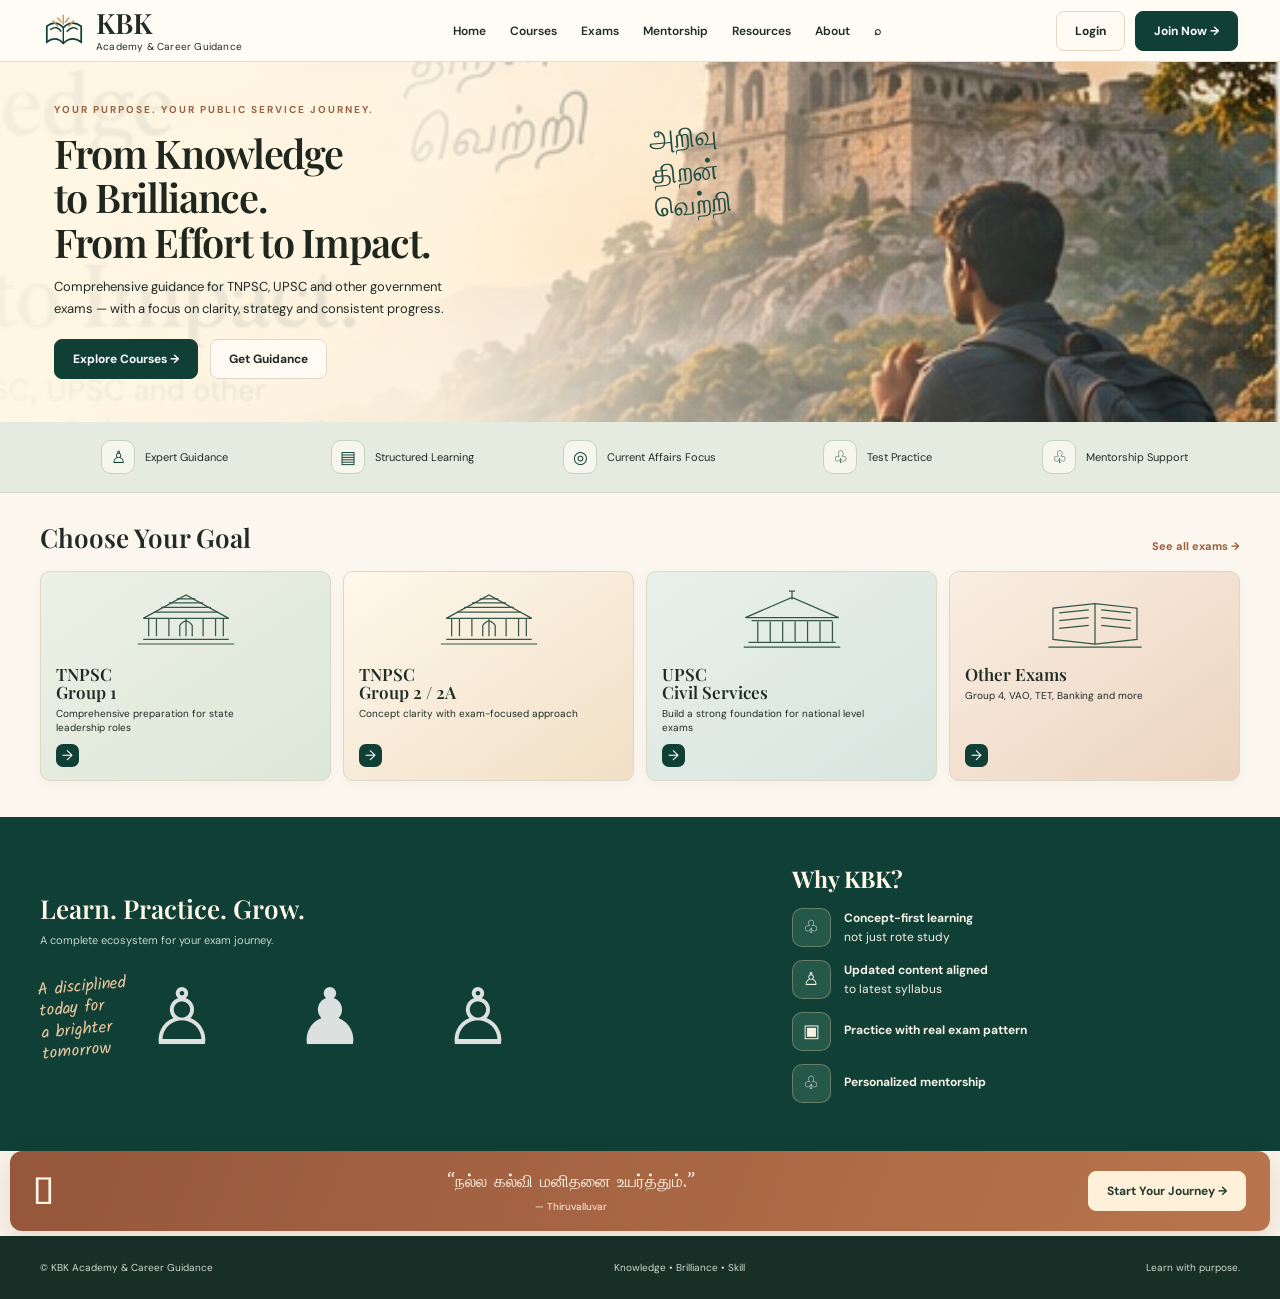
<file: index.html>
<!doctype html>
<html lang="en"><head><meta charset="utf-8"><meta name="viewport" content="width=device-width,initial-scale=1"><title>KBK Academy & Career Guidance</title><link rel="stylesheet" href="styles.css"></head>
<body>
<header class="topbar"><a class="brand" href="index.html"><span class="brandmark"><svg viewBox="0 0 64 54" fill="none" aria-hidden="true"><path d="M7 20Q20 10 31 22Q43 10 57 20V43Q43 33 31 45Q20 33 7 43Z" stroke="currentColor" stroke-width="2.5"/><path d="M31 22V45M12 25Q22 18 28 28M36 28Q45 18 52 25" stroke="currentColor" stroke-width="2"/><path d="M31 4V17M23 8l5 6M39 8l-5 6M16 12l7 8M46 12l-7 8" stroke="#c39b5b" stroke-width="2" stroke-linecap="round"/></svg></span><span class="brandname">KBK<small>Academy & Career Guidance</small></span></a><nav class="nav"><a href="#home">Home</a><a href="#goals">Courses</a><a href="#goals">Exams</a><a href="#why">Mentorship</a><a href="#why">Resources</a><a href="#about">About</a><a href="#goals">⌕</a></nav><div class="actions"><a class="btn" href="student-dashboard.html">Login</a><a class="btn primary" href="student-dashboard.html">Join Now →</a></div></header>
<main id="home"><section class="hero"><div class="hero-copy"><div class="eyebrow">Your purpose. Your public service journey.</div><h1>From Knowledge<br>to Brilliance.<br>From Effort to Impact.</h1><p>Comprehensive guidance for TNPSC, UPSC and other government exams — with a focus on clarity, strategy and consistent progress.</p><div class="hero-buttons"><a class="btn primary" href="#goals">Explore Courses →</a><a class="btn" href="#why">Get Guidance</a></div></div><div class="hero-script">அறிவு<br>திறன்<br>வெற்றி</div></section>
<div class="feature-strip"><div class="feature"><span class="feature-icon">♙</span>Expert Guidance</div><div class="feature"><span class="feature-icon">▤</span>Structured Learning</div><div class="feature"><span class="feature-icon">◎</span>Current Affairs Focus</div><div class="feature"><span class="feature-icon">♧</span>Test Practice</div><div class="feature"><span class="feature-icon">♧</span>Mentorship Support</div></div>
<section class="section" id="goals"><div class="section-heading"><h2>Choose Your Goal</h2><a class="text-link" href="student-dashboard.html">See all exams →</a></div><div class="exam-grid">
<a class="exam-card" href="student-dashboard.html"><div class="exam-art"><svg viewBox="0 0 160 90" fill="none" stroke="currentColor" stroke-width="1.6"><path d="M18 72H142M25 66H135M32 62V39H128V62M25 39L80 9L135 39ZM42 39V62M58 39V62M80 39V62M102 39V62M118 39V62M20 72H140"/><path d="M39 31H121M48 25H112M58 19H102M68 14H92"/><path d="M72 62V48Q80 37 88 48V62"/></svg></div><h3>TNPSC<br>Group 1</h3><p>Comprehensive preparation for state leadership roles</p><span class="round-arrow">→</span></a>
<a class="exam-card" href="student-dashboard.html"><div class="exam-art"><svg viewBox="0 0 160 90" fill="none" stroke="currentColor" stroke-width="1.6"><path d="M18 72H142M25 66H135M32 62V39H128V62M25 39L80 9L135 39ZM42 39V62M58 39V62M80 39V62M102 39V62M118 39V62M20 72H140"/><path d="M39 31H121M48 25H112M58 19H102M68 14H92"/><path d="M72 62V48Q80 37 88 48V62"/></svg></div><h3>TNPSC<br>Group 2 / 2A</h3><p>Concept clarity with exam-focused approach</p><span class="round-arrow">→</span></a>
<a class="exam-card" href="student-dashboard.html"><div class="exam-art"><svg viewBox="0 0 160 90" fill="none" stroke="currentColor" stroke-width="1.6"><path d="M20 38L80 12L140 38ZM28 42H132M24 70H136M18 76H142"/><path d="M36 43V69M52 43V69M68 43V69M84 43V69M100 43V69M116 43V69M132 43V69"/><path d="M80 15V4M76 4H84"/></svg></div><h3>UPSC<br>Civil Services</h3><p>Build a strong foundation for national level exams</p><span class="round-arrow">→</span></a>
<a class="exam-card" href="student-dashboard.html"><div class="exam-art"><svg viewBox="0 0 160 90" fill="none" stroke="currentColor" stroke-width="1.6"><path d="M26 26L80 20L134 26V66L80 72L26 66Z"/><path d="M80 20V72M34 32L72 28M34 42L72 38M34 52L72 48M88 28L126 32M88 38L126 42M88 48L126 52"/><path d="M20 76H140"/></svg></div><h3>Other Exams</h3><p>Group 4, VAO, TET, Banking and more</p><span class="round-arrow">→</span></a></div></section>
<section class="section learn-grid" id="why"><div><div class="section-heading"><div><h2>Learn. Practice. Grow.</h2><p style="margin-top:8px">A complete ecosystem for your exam journey.</p></div></div><div class="study-illustration"><div class="scribble">A disciplined<br>today for<br>a brighter<br>tomorrow</div><div class="student-art">♙　♟　♙</div></div></div><div><h2 class="serif" style="font-size:23px;margin:0 0 14px">Why KBK?</h2><div class="why-list"><div class="why-item"><span class="why-icon">♧</span><div><b>Concept-first learning</b>not just rote study</div></div><div class="why-item"><span class="why-icon">♙</span><div><b>Updated content aligned</b>to latest syllabus</div></div><div class="why-item"><span class="why-icon">▣</span><div><b>Practice with real exam pattern</b></div></div><div class="why-item"><span class="why-icon">♧</span><div><b>Personalized mentorship</b></div></div></div></div></section>
<div class="quote-band" id="about"><span style="font-size:38px">𓂀</span><blockquote>“நல்ல கல்வி மனிதனை உயர்த்தும்.”<small>— Thiruvalluvar</small></blockquote><a class="btn cream" href="student-dashboard.html">Start Your Journey →</a></div></main><footer class="footer"><span>© KBK Academy & Career Guidance</span><span>Knowledge • Brilliance • Skill</span><span>Learn with purpose.</span></footer></body></html>
</file>
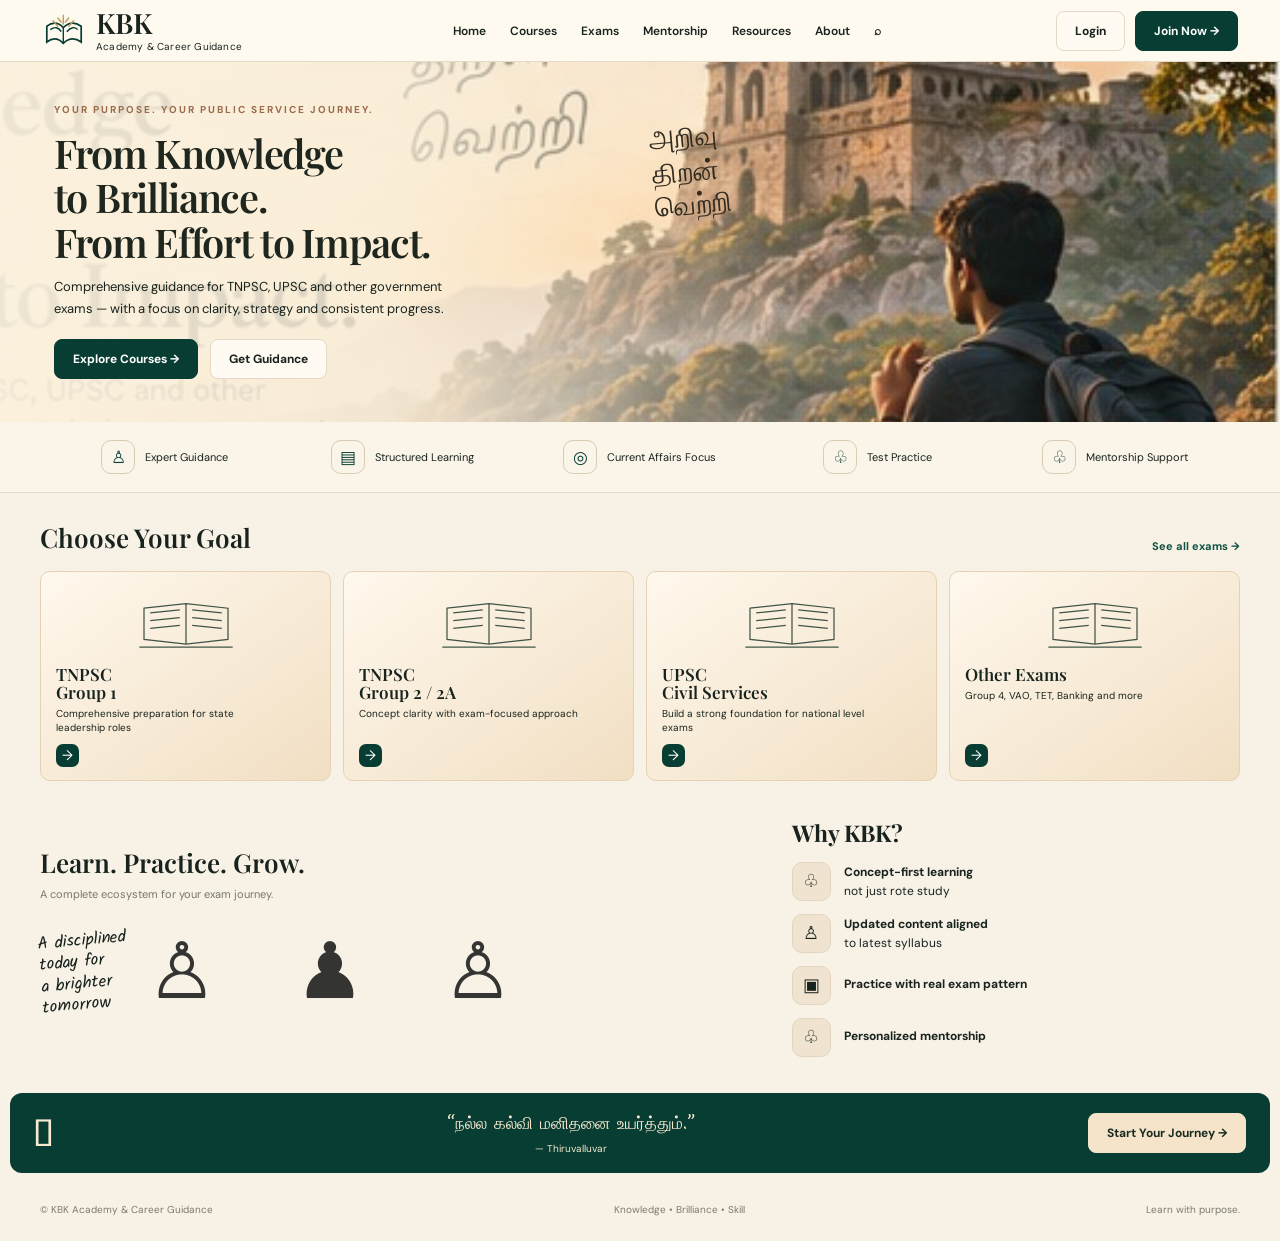
<file: KBK_Approved_Design_Implementation/index.html>
<!doctype html>
<html lang="en"><head><meta charset="utf-8"><meta name="viewport" content="width=device-width,initial-scale=1"><title>KBK Academy & Career Guidance</title><link rel="stylesheet" href="styles.css"></head>
<body>
<header class="topbar"><a class="brand" href="index.html"><span class="brandmark"><svg viewBox="0 0 64 54" fill="none" aria-hidden="true"><path d="M7 20Q20 10 31 22Q43 10 57 20V43Q43 33 31 45Q20 33 7 43Z" stroke="currentColor" stroke-width="2.5"/><path d="M31 22V45M12 25Q22 18 28 28M36 28Q45 18 52 25" stroke="currentColor" stroke-width="2"/><path d="M31 4V17M23 8l5 6M39 8l-5 6M16 12l7 8M46 12l-7 8" stroke="#c39b5b" stroke-width="2" stroke-linecap="round"/></svg></span><span class="brandname">KBK<small>Academy & Career Guidance</small></span></a><nav class="nav"><a href="#home">Home</a><a href="#goals">Courses</a><a href="#goals">Exams</a><a href="#why">Mentorship</a><a href="#why">Resources</a><a href="#about">About</a><a href="#goals">⌕</a></nav><div class="actions"><a class="btn" href="student-dashboard.html">Login</a><a class="btn primary" href="student-dashboard.html">Join Now →</a></div></header>
<main id="home"><section class="hero"><div class="hero-copy"><div class="eyebrow">Your purpose. Your public service journey.</div><h1>From Knowledge<br>to Brilliance.<br>From Effort to Impact.</h1><p>Comprehensive guidance for TNPSC, UPSC and other government exams — with a focus on clarity, strategy and consistent progress.</p><div class="hero-buttons"><a class="btn primary" href="#goals">Explore Courses →</a><a class="btn" href="#why">Get Guidance</a></div></div><div class="hero-script">அறிவு<br>திறன்<br>வெற்றி</div></section>
<div class="feature-strip"><div class="feature"><span class="feature-icon">♙</span>Expert Guidance</div><div class="feature"><span class="feature-icon">▤</span>Structured Learning</div><div class="feature"><span class="feature-icon">◎</span>Current Affairs Focus</div><div class="feature"><span class="feature-icon">♧</span>Test Practice</div><div class="feature"><span class="feature-icon">♧</span>Mentorship Support</div></div>
<section class="section" id="goals"><div class="section-heading"><h2>Choose Your Goal</h2><a class="text-link" href="student-dashboard.html">See all exams →</a></div><div class="exam-grid">
<a class="exam-card" href="student-dashboard.html"><div class="exam-art"><svg viewBox="0 0 160 90" fill="none" stroke="currentColor" stroke-width="1.6"><path d="M18 72H142M25 66H135M32 62V39H128V62M25 39L80 9L135 39ZM42 39V62M58 39V62M80 39V62M102 39V62M118 39V62M20 72H140"/><path d="M39 31H121M48 25H112M58 19H102M68 14H92"/><path d="M72 62V48Q80 37 88 48V62"/></svg></div><h3>TNPSC<br>Group 1</h3><p>Comprehensive preparation for state leadership roles</p><span class="round-arrow">→</span></a>
<a class="exam-card" href="student-dashboard.html"><div class="exam-art"><svg viewBox="0 0 160 90" fill="none" stroke="currentColor" stroke-width="1.6"><path d="M18 72H142M25 66H135M32 62V39H128V62M25 39L80 9L135 39ZM42 39V62M58 39V62M80 39V62M102 39V62M118 39V62M20 72H140"/><path d="M39 31H121M48 25H112M58 19H102M68 14H92"/><path d="M72 62V48Q80 37 88 48V62"/></svg></div><h3>TNPSC<br>Group 2 / 2A</h3><p>Concept clarity with exam-focused approach</p><span class="round-arrow">→</span></a>
<a class="exam-card" href="student-dashboard.html"><div class="exam-art"><svg viewBox="0 0 160 90" fill="none" stroke="currentColor" stroke-width="1.6"><path d="M20 38L80 12L140 38ZM28 42H132M24 70H136M18 76H142"/><path d="M36 43V69M52 43V69M68 43V69M84 43V69M100 43V69M116 43V69M132 43V69"/><path d="M80 15V4M76 4H84"/></svg></div><h3>UPSC<br>Civil Services</h3><p>Build a strong foundation for national level exams</p><span class="round-arrow">→</span></a>
<a class="exam-card" href="student-dashboard.html"><div class="exam-art"><svg viewBox="0 0 160 90" fill="none" stroke="currentColor" stroke-width="1.6"><path d="M26 26L80 20L134 26V66L80 72L26 66Z"/><path d="M80 20V72M34 32L72 28M34 42L72 38M34 52L72 48M88 28L126 32M88 38L126 42M88 48L126 52"/><path d="M20 76H140"/></svg></div><h3>Other Exams</h3><p>Group 4, VAO, TET, Banking and more</p><span class="round-arrow">→</span></a></div></section>
<section class="section learn-grid" id="why"><div><div class="section-heading"><div><h2>Learn. Practice. Grow.</h2><p style="margin-top:8px">A complete ecosystem for your exam journey.</p></div></div><div class="study-illustration"><div class="scribble">A disciplined<br>today for<br>a brighter<br>tomorrow</div><div class="student-art">♙　♟　♙</div></div></div><div><h2 class="serif" style="font-size:23px;margin:0 0 14px">Why KBK?</h2><div class="why-list"><div class="why-item"><span class="why-icon">♧</span><div><b>Concept-first learning</b>not just rote study</div></div><div class="why-item"><span class="why-icon">♙</span><div><b>Updated content aligned</b>to latest syllabus</div></div><div class="why-item"><span class="why-icon">▣</span><div><b>Practice with real exam pattern</b></div></div><div class="why-item"><span class="why-icon">♧</span><div><b>Personalized mentorship</b></div></div></div></div></section>
<div class="quote-band" id="about"><span style="font-size:38px">𓂀</span><blockquote>“நல்ல கல்வி மனிதனை உயர்த்தும்.”<small>— Thiruvalluvar</small></blockquote><a class="btn cream" href="student-dashboard.html">Start Your Journey →</a></div></main><footer class="footer"><span>© KBK Academy & Career Guidance</span><span>Knowledge • Brilliance • Skill</span><span>Learn with purpose.</span></footer>
<script>
document.querySelectorAll('.brandmark').forEach(e=>e.innerHTML=`<svg viewBox="0 0 64 54" fill="none" aria-hidden="true"><path d="M7 20Q20 10 31 22Q43 10 57 20V43Q43 33 31 45Q20 33 7 43Z" stroke="currentColor" stroke-width="2.5"/><path d="M31 22V45M12 25Q22 18 28 28M36 28Q45 18 52 25" stroke="currentColor" stroke-width="2"/><path d="M31 4V17M23 8l5 6M39 8l-5 6M16 12l7 8M46 12l-7 8" stroke="#c39b5b" stroke-width="2" stroke-linecap="round"/></svg>`);
document.querySelectorAll('.exam-art').forEach(e=>{const t=e.textContent.trim();e.innerHTML=t==='<svg viewBox="0 0 160 90" fill="none" stroke="currentColor" stroke-width="1.6"><path d="M18 72H142M25 66H135M32 62V39H128V62M25 39L80 9L135 39ZM42 39V62M58 39V62M80 39V62M102 39V62M118 39V62M20 72H140"/><path d="M39 31H121M48 25H112M58 19H102M68 14H92"/><path d="M72 62V48Q80 37 88 48V62"/></svg>'?`<svg viewBox="0 0 160 90" fill="none" stroke="currentColor" stroke-width="1.6"><path d="M18 72H142M25 66H135M32 62V39H128V62M25 39L80 9L135 39ZM42 39V62M58 39V62M80 39V62M102 39V62M118 39V62M20 72H140"/><path d="M39 31H121M48 25H112M58 19H102M68 14H92"/><path d="M72 62V48Q80 37 88 48V62"/></svg>`:t==='<svg viewBox="0 0 160 90" fill="none" stroke="currentColor" stroke-width="1.6"><path d="M20 38L80 12L140 38ZM28 42H132M24 70H136M18 76H142"/><path d="M36 43V69M52 43V69M68 43V69M84 43V69M100 43V69M116 43V69M132 43V69"/><path d="M80 15V4M76 4H84"/></svg>'?`<svg viewBox="0 0 160 90" fill="none" stroke="currentColor" stroke-width="1.6"><path d="M20 38L80 12L140 38ZM28 42H132M24 70H136M18 76H142"/><path d="M36 43V69M52 43V69M68 43V69M84 43V69M100 43V69M116 43V69M132 43V69"/><path d="M80 15V4M76 4H84"/></svg>`:`<svg viewBox="0 0 160 90" fill="none" stroke="currentColor" stroke-width="1.6"><path d="M26 26L80 20L134 26V66L80 72L26 66Z"/><path d="M80 20V72M34 32L72 28M34 42L72 38M34 52L72 48M88 28L126 32M88 38L126 42M88 48L126 52"/><path d="M20 76H140"/></svg>`});
</script></body></html>
</file>
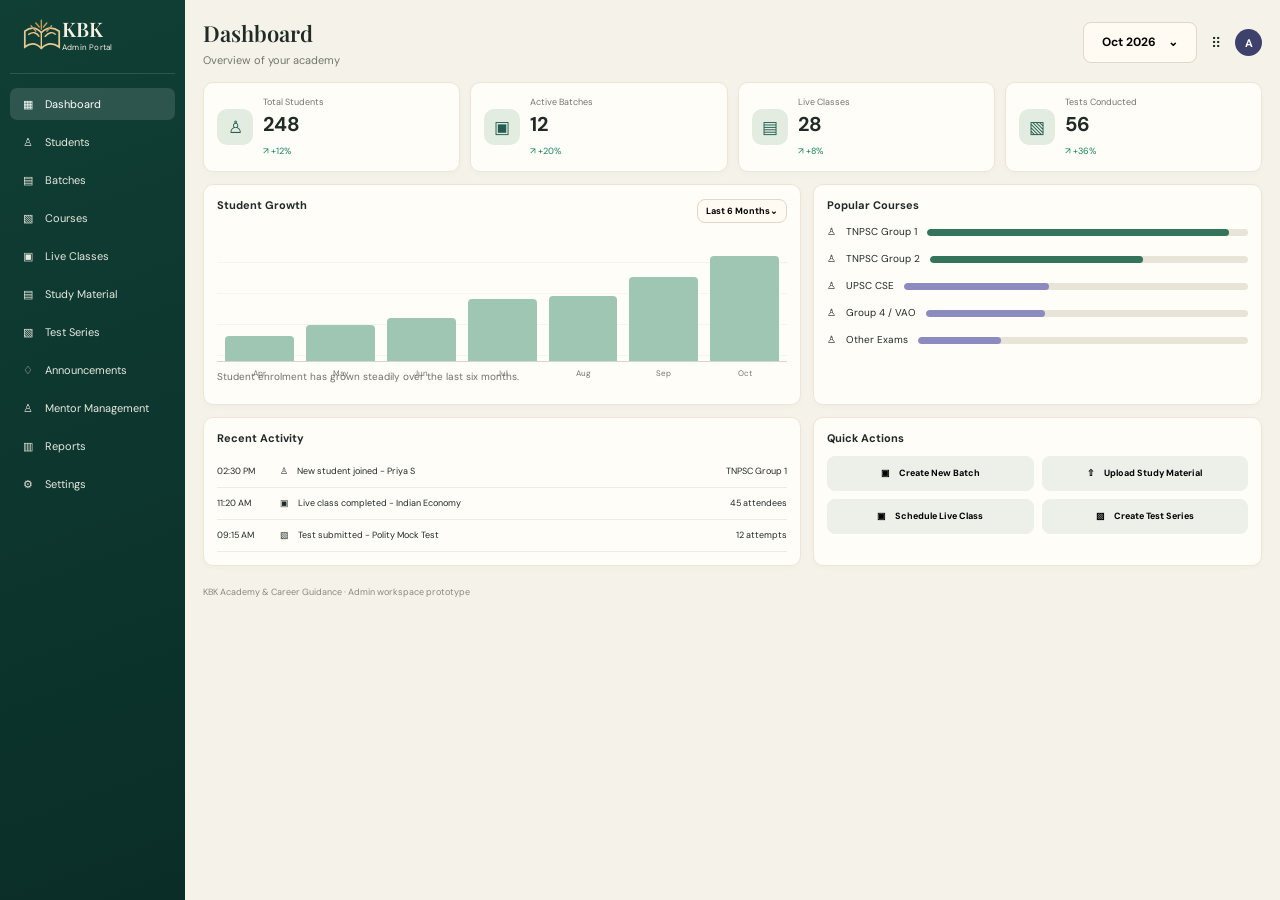
<file: admin-dashboard.html>
<!doctype html><html lang="en"><head><meta charset="utf-8"><meta name="viewport" content="width=device-width,initial-scale=1"><title>Admin Portal — KBK Academy</title><link rel="stylesheet" href="styles.css"></head><body class="appbody"><div class="app-shell"><aside class="sidebar"><a class="side-brand" href="index.html"><span class="brandmark"><svg viewBox="0 0 64 54" fill="none" aria-hidden="true"><path d="M7 20Q20 10 31 22Q43 10 57 20V43Q43 33 31 45Q20 33 7 43Z" stroke="currentColor" stroke-width="2.5"/><path d="M31 22V45M12 25Q22 18 28 28M36 28Q45 18 52 25" stroke="currentColor" stroke-width="2"/><path d="M31 4V17M23 8l5 6M39 8l-5 6M16 12l7 8M46 12l-7 8" stroke="#c39b5b" stroke-width="2" stroke-linecap="round"/></svg></span><span class="brandname">KBK<small>Admin Portal</small></span></a><a class="side-link active" href="admin-dashboard.html"><span>▦</span>Dashboard</a><a class="side-link" href="#activity"><span>♙</span>Students</a><a class="side-link" href="#activity"><span>▤</span>Batches</a><a class="side-link" href="#courses"><span>▧</span>Courses</a><a class="side-link" href="#activity"><span>▣</span>Live Classes</a><a class="side-link" href="#courses"><span>▤</span>Study Material</a><a class="side-link" href="#activity"><span>▧</span>Test Series</a><a class="side-link" href="#activity"><span>♢</span>Announcements</a><a class="side-link" href="#activity"><span>♙</span>Mentor Management</a><a class="side-link" href="#reports"><span>▥</span>Reports</a><a class="side-link" href="#settings"><span>⚙</span>Settings</a></aside><main class="app-main"><div class="app-top"><div class="welcome"><h1>Dashboard</h1><p>Overview of your academy</p></div><div class="top-icons"><button class="btn">Oct 2026　⌄</button><span>⠿</span><div class="avatar">A</div></div></div><div class="admin-stats"><section class="panel stat"><div class="stat-icon">♙</div><div><label>Total Students</label><strong>248</strong><small>↗ +12%</small></div></section><section class="panel stat"><div class="stat-icon">▣</div><div><label>Active Batches</label><strong>12</strong><small>↗ +20%</small></div></section><section class="panel stat"><div class="stat-icon">▤</div><div><label>Live Classes</label><strong>28</strong><small>↗ +8%</small></div></section><section class="panel stat"><div class="stat-icon">▧</div><div><label>Tests Conducted</label><strong>56</strong><small>↗ +36%</small></div></section></div><div class="admin-content"><section class="panel" id="reports"><div class="progress-row-head"><h3>Student Growth</h3><button class="btn" style="padding:5px 8px;font-size:9px">Last 6 Months⌄</button></div><div class="chart"><span class="bar" data-month="Apr" style="height:22%"></span><span class="bar" data-month="May" style="height:32%"></span><span class="bar" data-month="Jun" style="height:38%"></span><span class="bar" data-month="Jul" style="height:54%"></span><span class="bar" data-month="Aug" style="height:57%"></span><span class="bar" data-month="Sep" style="height:74%"></span><span class="bar" data-month="Oct" style="height:92%"></span></div><p>Student enrolment has grown steadily over the last six months.</p></section><section class="panel" id="courses"><h3>Popular Courses</h3><div class="course-rank">♙　TNPSC Group 1 <div class="coursebar"><i style="width:94%"></i></div></div><div class="course-rank">♙　TNPSC Group 2 <div class="coursebar"><i style="width:67%"></i></div></div><div class="course-rank">♙　UPSC CSE <div class="coursebar"><i style="width:42%;background:#8b8bc0"></i></div></div><div class="course-rank">♙　Group 4 / VAO <div class="coursebar"><i style="width:37%;background:#8b8bc0"></i></div></div><div class="course-rank">♙　Other Exams <div class="coursebar"><i style="width:25%;background:#8b8bc0"></i></div></div></section><section class="panel" id="activity"><h3>Recent Activity</h3><div class="activity-row"><span>02:30 PM</span><span>♙　New student joined - Priya S</span><span>TNPSC Group 1</span></div><div class="activity-row"><span>11:20 AM</span><span>▣　Live class completed - Indian Economy</span><span>45 attendees</span></div><div class="activity-row"><span>09:15 AM</span><span>▧　Test submitted - Polity Mock Test</span><span>12 attempts</span></div></section><section class="panel"><h3>Quick Actions</h3><div class="quick-actions"><button class="btn" onclick="alert('Connect this action to your existing Supabase workflow.')">▣　Create New Batch</button><button class="btn" onclick="alert('Connect this action to your existing Supabase workflow.')">⇧　Upload Study Material</button><button class="btn" onclick="alert('Connect this action to your existing Supabase workflow.')">▣　Schedule Live Class</button><button class="btn" onclick="alert('Connect this action to your existing Supabase workflow.')">▧　Create Test Series</button></div></section></div><p id="settings" style="font-size:9px;color:#8b887e;margin-top:20px">KBK Academy & Career Guidance · Admin workspace prototype</p></main></div><script>document.querySelectorAll('.brandmark').forEach(e=>e.innerHTML=`<svg viewBox="0 0 64 54" fill="none" aria-hidden="true"><path d="M7 20Q20 10 31 22Q43 10 57 20V43Q43 33 31 45Q20 33 7 43Z" stroke="currentColor" stroke-width="2.5"/><path d="M31 22V45M12 25Q22 18 28 28M36 28Q45 18 52 25" stroke="currentColor" stroke-width="2"/><path d="M31 4V17M23 8l5 6M39 8l-5 6M16 12l7 8M46 12l-7 8" stroke="#c39b5b" stroke-width="2" stroke-linecap="round"/></svg>`)</script></body></html>
</file>
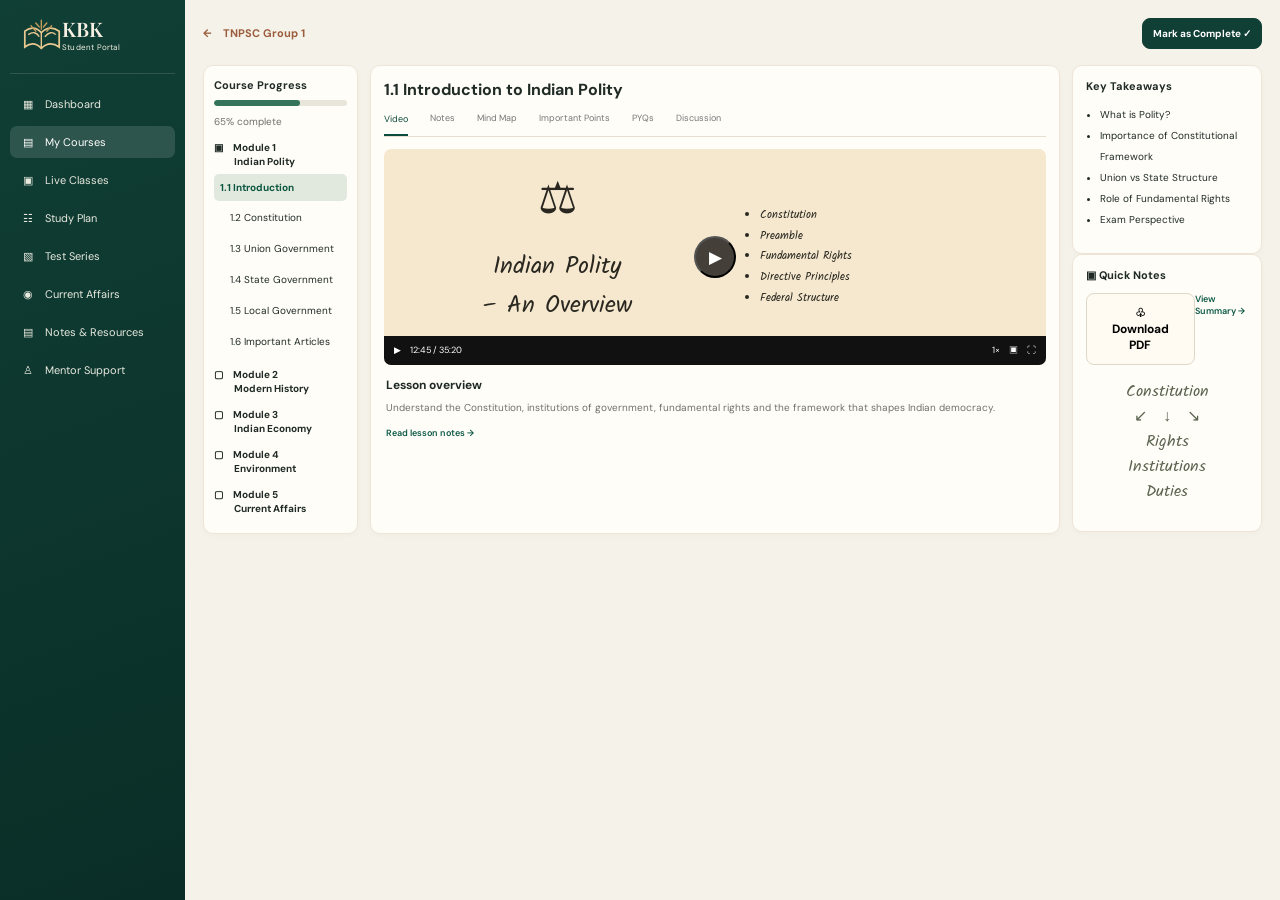
<file: course-learning.html>
<!doctype html><html lang="en"><head><meta charset="utf-8"><meta name="viewport" content="width=device-width,initial-scale=1"><title>Course Learning — KBK Academy</title><link rel="stylesheet" href="styles.css"></head><body class="appbody"><div class="app-shell"><aside class="sidebar"><a class="side-brand" href="index.html"><span class="brandmark"><svg viewBox="0 0 64 54" fill="none" aria-hidden="true"><path d="M7 20Q20 10 31 22Q43 10 57 20V43Q43 33 31 45Q20 33 7 43Z" stroke="currentColor" stroke-width="2.5"/><path d="M31 22V45M12 25Q22 18 28 28M36 28Q45 18 52 25" stroke="currentColor" stroke-width="2"/><path d="M31 4V17M23 8l5 6M39 8l-5 6M16 12l7 8M46 12l-7 8" stroke="#c39b5b" stroke-width="2" stroke-linecap="round"/></svg></span><span class="brandname">KBK<small>Student Portal</small></span></a><a class="side-link" href="student-dashboard.html"><span>▦</span>Dashboard</a><a class="side-link active" href="course-learning.html"><span>▤</span>My Courses</a><a class="side-link" href="#video"><span>▣</span>Live Classes</a><a class="side-link" href="#notes"><span>☷</span>Study Plan</a><a class="side-link" href="#notes"><span>▧</span>Test Series</a><a class="side-link" href="#notes"><span>◉</span>Current Affairs</a><a class="side-link" href="#notes"><span>▤</span>Notes & Resources</a><a class="side-link" href="#notes"><span>♙</span>Mentor Support</a></aside><main class="app-main"><div class="course-topline"><a class="text-link" href="student-dashboard.html">←　TNPSC Group 1</a><button class="btn primary" id="complete">Mark as Complete ✓</button></div><div class="course-layout"><aside class="panel module-panel"><div style="font-size:11px;font-weight:700">Course Progress</div><div class="progress"><i style="width:65%"></i></div><p>65% complete</p><div class="module-title">▣　Module 1<br>　　Indian Polity</div><div class="module active">1.1 Introduction</div><div class="module">　1.2 Constitution</div><div class="module">　1.3 Union Government</div><div class="module">　1.4 State Government</div><div class="module">　1.5 Local Government</div><div class="module">　1.6 Important Articles</div><div class="module-title">▢　Module 2<br>　　Modern History</div><div class="module-title">▢　Module 3<br>　　Indian Economy</div><div class="module-title">▢　Module 4<br>　　Environment</div><div class="module-title">▢　Module 5<br>　　Current Affairs</div></aside><section class="panel"><h2 class="lesson-title">1.1 Introduction to Indian Polity</h2><div class="lesson-tabs"><a class="selected" href="#video">Video</a><a href="#notes">Notes</a><a href="#mindmap">Mind Map</a><a href="#notes">Important Points</a><a href="#notes">PYQs</a><a href="#notes">Discussion</a></div><div class="video-frame" id="video"><div class="video-slide"><div><div style="text-align:center;font-size:44px">⚖</div><h2>Indian Polity<br>– An Overview</h2></div><ul><li>Constitution</li><li>Preamble</li><li>Fundamental Rights</li><li>Directive Principles</li><li>Federal Structure</li></ul></div><button class="play" aria-label="Play video" id="play">▶</button><div class="video-controls"><span id="video-state">▶　12:45 / 35:20</span><span>1×　▣　⛶</span></div></div><div id="notes" style="padding:12px 2px"><h3 style="margin:0 0 6px;font-size:12px">Lesson overview</h3><p>Understand the Constitution, institutions of government, fundamental rights and the framework that shapes Indian democracy.</p><a class="tiny-link" href="#mindmap">Read lesson notes →</a></div></section><aside class="course-aside"><section class="panel"><h3>Key Takeaways</h3><ul class="key-list"><li>What is Polity?</li><li>Importance of Constitutional Framework</li><li>Union vs State Structure</li><li>Role of Fundamental Rights</li><li>Exam Perspective</li></ul></section><section class="panel"><h3>▣ Quick Notes</h3><div class="note-action"><button class="btn" onclick="alert('Sample PDF action — connect your course files to enable downloads.')">♧ Download PDF</button><a class="tiny-link" href="#notes">View Summary →</a></div><div id="mindmap" class="quote-small">Constitution<br>↙　↓　↘<br>Rights　Institutions　Duties</div></section></aside></div></main></div><script>document.querySelectorAll('.brandmark').forEach(e=>e.innerHTML=`<svg viewBox="0 0 64 54" fill="none" aria-hidden="true"><path d="M7 20Q20 10 31 22Q43 10 57 20V43Q43 33 31 45Q20 33 7 43Z" stroke="currentColor" stroke-width="2.5"/><path d="M31 22V45M12 25Q22 18 28 28M36 28Q45 18 52 25" stroke="currentColor" stroke-width="2"/><path d="M31 4V17M23 8l5 6M39 8l-5 6M16 12l7 8M46 12l-7 8" stroke="#c39b5b" stroke-width="2" stroke-linecap="round"/></svg>`);document.getElementById('play').onclick=()=>{document.getElementById('video-state').textContent='▶ Demo preview — connect your lesson video URL';document.getElementById('play').textContent='Ⅱ'};document.getElementById('complete').onclick=e=>{e.target.textContent='Completed ✓';e.target.style.background='#34795d'}</script></body></html>
</file>
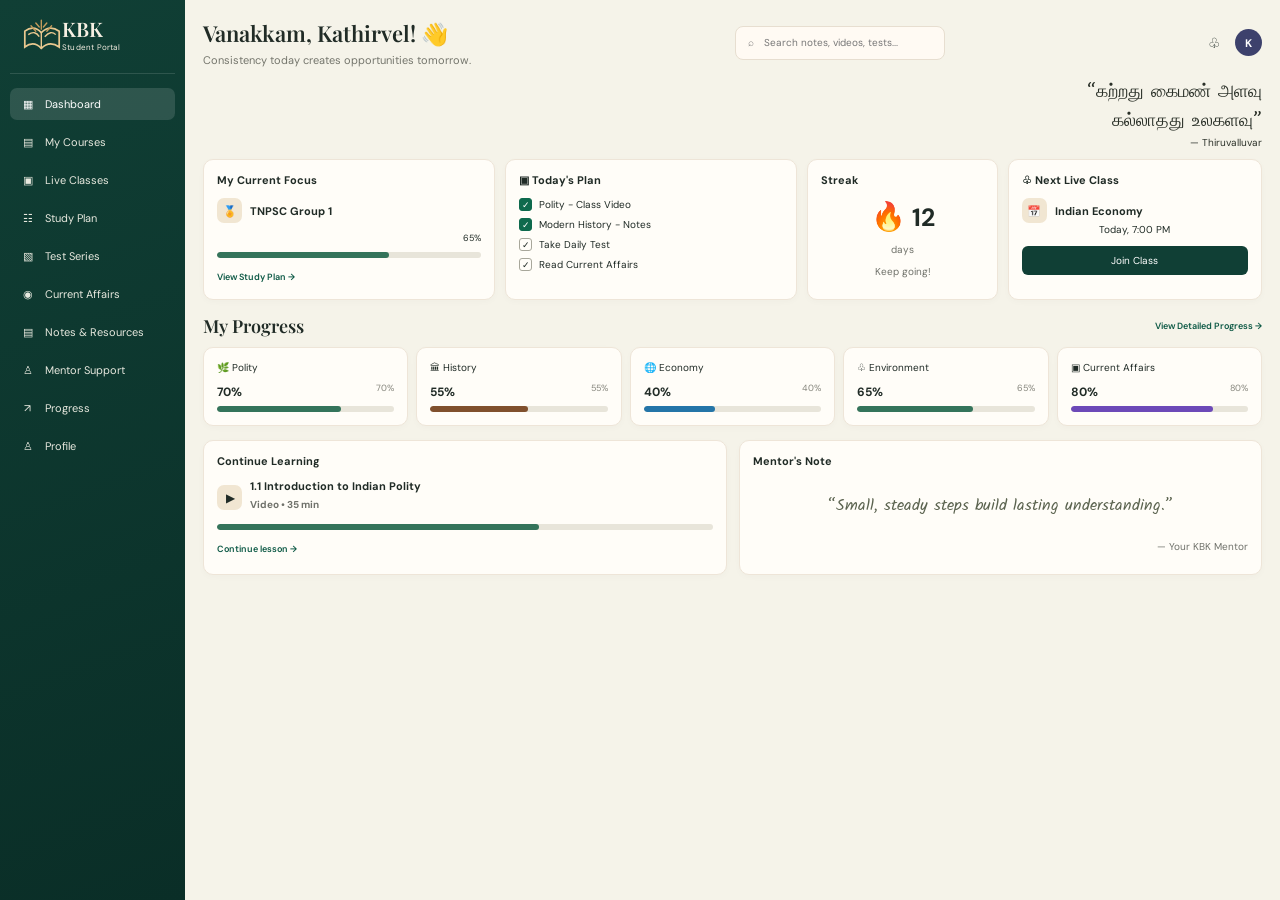
<file: student-dashboard.html>
<!doctype html><html lang="en"><head><meta charset="utf-8"><meta name="viewport" content="width=device-width,initial-scale=1"><title>Student Dashboard — KBK Academy</title><link rel="stylesheet" href="styles.css"></head><body class="appbody"><div class="app-shell"><aside class="sidebar"><a class="side-brand" href="index.html"><span class="brandmark"><svg viewBox="0 0 64 54" fill="none" aria-hidden="true"><path d="M7 20Q20 10 31 22Q43 10 57 20V43Q43 33 31 45Q20 33 7 43Z" stroke="currentColor" stroke-width="2.5"/><path d="M31 22V45M12 25Q22 18 28 28M36 28Q45 18 52 25" stroke="currentColor" stroke-width="2"/><path d="M31 4V17M23 8l5 6M39 8l-5 6M16 12l7 8M46 12l-7 8" stroke="#c39b5b" stroke-width="2" stroke-linecap="round"/></svg></span><span class="brandname">KBK<small>Student Portal</small></span></a><a class="side-link active" href="student-dashboard.html"><span>▦</span>Dashboard</a><a class="side-link" href="course-learning.html"><span>▤</span>My Courses</a><a class="side-link" href="course-learning.html"><span>▣</span>Live Classes</a><a class="side-link" href="#today"><span>☷</span>Study Plan</a><a class="side-link" href="#progress"><span>▧</span>Test Series</a><a class="side-link" href="#today"><span>◉</span>Current Affairs</a><a class="side-link" href="course-learning.html"><span>▤</span>Notes & Resources</a><a class="side-link" href="#mentor"><span>♙</span>Mentor Support</a><a class="side-link" href="#progress"><span>↗</span>Progress</a><a class="side-link" href="#profile"><span>♙</span>Profile</a></aside><main class="app-main"><div class="app-top"><div class="welcome"><h1>Vanakkam, Kathirvel! 👋</h1><p>Consistency today creates opportunities tomorrow.</p></div><div class="searchbox">⌕　Search notes, videos, tests...</div><div class="top-icons"><span>♧</span><div class="avatar">K</div></div></div><div class="app-top" style="margin-top:-4px;margin-bottom:10px"><div></div><div class="quote-tamil">“கற்றது கைமண் அளவு<br>கல்லாதது உலகளவு”<small>— Thiruvalluvar</small></div></div>
<div class="dash-cards"><section class="panel"><h3>My Current Focus</h3><div class="focus-course"><span class="mini-icon">🏅</span>TNPSC Group 1</div><div style="display:flex;justify-content:space-between;font-size:9px;margin-top:9px"><span></span><span>65%</span></div><div class="progress"><i style="width:65%"></i></div><a class="tiny-link" href="course-learning.html">View Study Plan →</a></section><section class="panel" id="today"><h3>▣ Today's Plan</h3><div class="task"><span class="check done">✓</span>Polity - Class Video</div><div class="task"><span class="check done">✓</span>Modern History - Notes</div><div class="task"><span class="check">✓</span>Take Daily Test</div><div class="task"><span class="check">✓</span>Read Current Affairs</div></section><section class="panel"><h3>Streak</h3><div class="streak"><span class="flame">🔥</span> 12</div><p style="text-align:center">days</p><p style="text-align:center">Keep going!</p></section><section class="panel"><h3>♧ Next Live Class</h3><div class="focus-course"><span class="mini-icon">📅</span>Indian Economy</div><div class="live-time">Today, 7:00 PM</div><a class="live-button" href="course-learning.html">Join Class</a></section></div>
<section class="progress-row" id="progress"><div class="progress-row-head"><h2>My Progress</h2><a class="tiny-link" href="course-learning.html">View Detailed Progress →</a></div><div class="subject-grid"><div class="panel subject"><div class="subtop">🌿 Polity</div><strong>70%</strong><small>70%</small><div class="progress"><i style="width:70%"></i></div></div><div class="panel subject"><div class="subtop">🏛 History</div><strong>55%</strong><small>55%</small><div class="progress"><i style="width:55%;background:#80502d"></i></div></div><div class="panel subject"><div class="subtop">🌐 Economy</div><strong>40%</strong><small>40%</small><div class="progress"><i style="width:40%;background:#2475a8"></i></div></div><div class="panel subject"><div class="subtop">♧ Environment</div><strong>65%</strong><small>65%</small><div class="progress"><i style="width:65%"></i></div></div><div class="panel subject"><div class="subtop">▣ Current Affairs</div><strong>80%</strong><small>80%</small><div class="progress"><i style="width:80%;background:#6c49b8"></i></div></div></div></section>
<div class="lower-dashboard"><section class="panel"><h3>Continue Learning</h3><div class="focus-course"><span class="mini-icon">▶</span><div>1.1 Introduction to Indian Polity<p style="margin:4px 0">Video • 35 min</p></div></div><div class="progress"><i style="width:65%"></i></div><a class="tiny-link" href="course-learning.html">Continue lesson →</a></section><section class="panel"><h3 id="mentor">Mentor's Note</h3><div class="quote-small">“Small, steady steps build lasting understanding.”</div><p style="text-align:right">— Your KBK Mentor</p></section></div></main></div><script>document.querySelectorAll('.brandmark').forEach(e=>e.innerHTML=`<svg viewBox="0 0 64 54" fill="none" aria-hidden="true"><path d="M7 20Q20 10 31 22Q43 10 57 20V43Q43 33 31 45Q20 33 7 43Z" stroke="currentColor" stroke-width="2.5"/><path d="M31 22V45M12 25Q22 18 28 28M36 28Q45 18 52 25" stroke="currentColor" stroke-width="2"/><path d="M31 4V17M23 8l5 6M39 8l-5 6M16 12l7 8M46 12l-7 8" stroke="#c39b5b" stroke-width="2" stroke-linecap="round"/></svg>`)</script></body></html>
</file>
<file: styles.css>
@import url('https://fonts.googleapis.com/css2?family=DM+Sans:wght@400;500;600;700&family=Playfair+Display:wght@500;600;700&family=Kalam:wght@400;700&display=swap');
:root{--ink:#172b24;--green:#073d32;--green2:#0e5142;--cream:#f7f1e6;--paper:#fffaf1;--sand:#ead9bd;--gold:#c69b59;--muted:#77766e;--line:#e4d8c6;--red:#b94b36;--shadow:0 8px 28px rgba(46,35,18,.08)}
*{box-sizing:border-box}html{scroll-behavior:smooth}body{margin:0;background:var(--cream);color:#18231e;font-family:'DM Sans',sans-serif;font-size:14px}a{color:inherit;text-decoration:none}button{font:inherit;cursor:pointer}.serif{font-family:'Playfair Display',serif}.wrap{max-width:1500px;margin:auto;padding:0 40px}.topbar{height:62px;display:flex;align-items:center;justify-content:space-between;padding:0 42px;border-bottom:1px solid #e6dac8;background:rgba(255,250,241,.94);position:sticky;top:0;z-index:10}.brand{display:flex;align-items:center;gap:10px;min-width:235px}.brandmark{width:44px;height:39px;color:var(--green);display:grid;place-items:center}.brandmark svg{width:44px;height:40px}.brandname{font:600 28px 'Playfair Display',serif;line-height:1}.brandname small{display:block;font:10px 'DM Sans',sans-serif;letter-spacing:.2px;margin-top:3px}.nav{display:flex;align-items:center;gap:24px;font-size:12px;font-weight:600}.nav a:hover{color:var(--gold)}.actions{display:flex;align-items:center;gap:10px}.btn{border:1px solid var(--line);background:#fffaf2;border-radius:8px;padding:11px 18px;font-size:12px;font-weight:700;display:inline-flex;align-items:center;justify-content:center;gap:8px;transition:.2s}.btn:hover{transform:translateY(-1px);box-shadow:var(--shadow)}.btn.primary{background:var(--green);color:white;border-color:var(--green)}.btn.cream{background:#f5e4c9;border-color:#f5e4c9;color:#1b2b22}.iconbtn{border:0;background:transparent;font-size:18px}.hero{position:relative;min-height:360px;overflow:hidden;background:#ead3ad url('hero-landscape.jpg') center 46%/cover no-repeat;display:flex;align-items:center}.hero:before{content:"";position:absolute;inset:0;background:linear-gradient(90deg,rgba(250,241,222,.94) 0%,rgba(250,241,222,.85) 30%,rgba(250,241,222,.1) 65%,rgba(17,35,26,.05) 100%)}.hero-copy{position:relative;z-index:1;width:min(570px,58%);padding:40px 0 42px 4.2%}.eyebrow{font-size:10px;letter-spacing:2px;text-transform:uppercase;color:#9a6a4c;font-weight:700;margin-bottom:15px}.hero h1{font:600 clamp(32px,3.1vw,47px)/1.12 'Playfair Display',serif;letter-spacing:-1.3px;margin:0 0 12px;color:#1e261e}.hero p{max-width:410px;line-height:1.65;margin:0 0 20px;font-size:13px}.hero-buttons{display:flex;gap:12px;flex-wrap:wrap}.hero-script{position:absolute;right:43%;top:17%;font:28px/1.2 'Kalam',cursive;color:#312b20;transform:rotate(-5deg);z-index:1}.feature-strip{display:grid;grid-template-columns:repeat(5,1fr);padding:18px 4%;background:#fbf5e9;border-bottom:1px solid var(--line);gap:10px}.feature{display:flex;align-items:center;justify-content:center;gap:10px;font-size:11px}.feature-icon{width:34px;height:34px;border:1px solid #d9cbb4;border-radius:10px;display:grid;place-items:center;color:var(--green);font-size:17px}.section{padding:30px 40px 36px;max-width:1500px;margin:auto}.section-heading{display:flex;align-items:end;justify-content:space-between;gap:25px;margin-bottom:18px}.section-heading h2{font:600 26px/1.15 'Playfair Display',serif;margin:0}.section-heading p{color:var(--muted);font-size:11px;max-width:360px;line-height:1.5;margin:0}.text-link{color:var(--green2);font-size:11px;font-weight:700}.exam-grid{display:grid;grid-template-columns:repeat(4,1fr);gap:12px}.exam-card{border:1px solid #e5d1b3;border-radius:10px;background:linear-gradient(145deg,#fff8ed,#f1dfc3);padding:14px 15px 13px;min-height:194px;display:flex;flex-direction:column;position:relative;overflow:hidden}.exam-art{height:75px;display:grid;place-items:center;color:#405447}.exam-art svg{width:100%;height:70px;max-width:150px}.exam-card h3{font:600 17px/1.05 'Playfair Display',serif;margin:5px 0}.exam-card p{font-size:10px;line-height:1.45;margin:0 0 8px;max-width:220px}.round-arrow{margin-top:auto;align-self:flex-start;width:23px;height:23px;border-radius:7px;background:var(--green);color:white;display:grid;place-items:center;font-size:14px}.learn-grid{display:grid;grid-template-columns:1.45fr .9fr;gap:30px;align-items:center;padding-top:0}.study-illustration{display:flex;align-items:center;gap:18px}.study-illustration .scribble{font:17px/1.25 'Kalam',cursive;max-width:125px;transform:rotate(-5deg)}.student-art{font-size:78px;filter:grayscale(1);opacity:.9}.why-list{display:grid;gap:13px}.why-item{display:flex;gap:13px;align-items:center;font-size:12px}.why-item b{display:block;font-weight:700;margin-bottom:3px}.why-icon{width:39px;height:39px;border-radius:10px;background:#f0e4d0;border:1px solid #e3d5c0;display:grid;place-items:center;font-size:18px}.quote-band{margin:0 10px 5px;background:var(--green);border-radius:12px;color:#f8e9d1;padding:15px 24px;display:flex;align-items:center;justify-content:space-between;gap:20px}.quote-band blockquote{font:17px 'Kalam',cursive;margin:0;text-align:center;flex:1}.quote-band small{display:block;font:10px 'DM Sans',sans-serif;margin-top:4px}.footer{padding:25px 40px;color:#7d7a6e;font-size:10px;display:flex;justify-content:space-between}
/* shared application shell */
.appbody{background:#f6f2e9;min-height:100vh}.app-shell{display:grid;grid-template-columns:185px minmax(0,1fr);min-height:100vh;max-width:1700px;margin:auto;background:#f8f4eb}.sidebar{background:linear-gradient(160deg,#064033,#062c26);color:#f7f0e3;padding:16px 10px;display:flex;flex-direction:column;gap:6px;min-height:100vh}.side-brand{display:flex;align-items:center;gap:8px;padding:0 10px 18px;border-bottom:1px solid rgba(255,255,255,.13);margin-bottom:8px}.side-brand .brandname{font-size:20px}.side-brand .brandname small{font-size:8px}.side-brand .brandmark{color:#e9c88f;width:34px}.side-link{display:flex;gap:10px;align-items:center;padding:9px 10px;border-radius:7px;font-size:11px;color:#e8e9df}.side-link.active,.side-link:hover{background:rgba(255,255,255,.13);color:white}.side-link span{width:15px;text-align:center}.app-main{min-width:0;padding:18px 18px 28px}.app-top{display:flex;align-items:center;justify-content:space-between;gap:14px;margin-bottom:15px}.welcome h1{font:600 22px 'Playfair Display',serif;margin:0 0 5px}.welcome p{font-size:11px;margin:0;color:#74756c}.searchbox{border:1px solid #e7ded0;background:#fffaf3;border-radius:8px;padding:9px 12px;width:210px;color:#777;font-size:10px}.top-icons{display:flex;align-items:center;gap:14px}.avatar{width:27px;height:27px;background:#3d416c;border-radius:50%;display:grid;place-items:center;color:#fff;font-size:11px;font-weight:700}.quote-tamil{font:18px 'Kalam',cursive;color:#2b3129;text-align:right;max-width:240px}.quote-tamil small{font:10px 'DM Sans',sans-serif;display:block}.dash-cards{display:grid;grid-template-columns:1.15fr 1.15fr .75fr 1fr;gap:10px}.panel{background:#fffdf8;border:1px solid #eee5d8;border-radius:10px;padding:13px;box-shadow:0 2px 7px rgba(60,44,22,.025);min-width:0}.panel h3{font-size:11px;margin:0 0 11px}.panel p{font-size:10px;line-height:1.5;color:#6f716a;margin:7px 0}.focus-course{display:flex;align-items:center;gap:8px;font-weight:700;font-size:11px}.mini-icon{width:25px;height:25px;border-radius:7px;background:#f1e6d2;display:grid;place-items:center}.progress{height:6px;background:#e8e5da;border-radius:10px;overflow:hidden;margin:8px 0}.progress i{display:block;height:100%;background:#147454;border-radius:10px}.tiny-link{font-size:9px;color:#0d5945;font-weight:600}.task{display:flex;gap:7px;align-items:center;font-size:10px;margin:7px 0}.check{width:13px;height:13px;border:1px solid #a8a79b;border-radius:3px;display:grid;place-items:center;font-size:9px;flex-shrink:0}.check.done{background:#0e6a4d;color:white;border-color:#0e6a4d}.streak{font-size:25px;text-align:center;font-weight:700}.flame{font-size:28px}.live-time{text-align:center;font-size:10px}.live-button{display:block;text-align:center;background:var(--green);color:white;border-radius:6px;padding:8px;font-size:10px;margin-top:10px}.progress-row{margin-top:14px}.progress-row-head{display:flex;align-items:center;justify-content:space-between;margin-bottom:9px}.progress-row-head h2{font:600 18px 'Playfair Display',serif;margin:0}.subject-grid{display:grid;grid-template-columns:repeat(5,1fr);gap:8px}.subject .subtop{font-size:10px;margin-bottom:8px}.subject strong{font-size:12px}.subject small{float:right;font-size:9px;color:#85857c}.subject .progress{margin:6px 0 0}.lower-dashboard{display:grid;grid-template-columns:1fr 1fr;gap:12px;margin-top:14px}.quote-small{font:16px 'Kalam',cursive;text-align:center;padding:14px;color:#5b634f}
/* course page */
.course-layout{display:grid;grid-template-columns:155px minmax(0,1fr) 190px;gap:12px;margin-top:16px}.module-panel{padding:12px 10px}.module-panel h3{font-size:12px;margin:0 0 10px}.module{font-size:10px;padding:7px 6px;border-radius:5px;margin:3px 0}.module.active{background:#e1e9df;color:#0b563f;font-weight:700}.module-title{font-weight:700;margin:12px 0 5px;font-size:10px}.lesson-title{font-size:16px;font-weight:700;margin:0}.lesson-tabs{display:flex;gap:22px;align-items:center;border-bottom:1px solid #e7dfd2;padding:12px 0;font-size:9px;color:#777}.lesson-tabs .selected{color:#0c4c3c;border-bottom:2px solid #0c4c3c;padding-bottom:9px;margin-bottom:-13px}.video-frame{background:#1a211e;border-radius:7px;min-height:210px;position:relative;overflow:hidden;display:grid;place-items:center;margin-top:12px}.video-slide{background:#f5e8cf;width:100%;height:100%;min-height:210px;display:grid;grid-template-columns:1fr 1fr;align-items:center;padding:20px;color:#29271f;gap:10px}.video-slide h2{font:24px 'Kalam',cursive;text-align:center}.video-slide ul{font:11px 'Kalam',cursive;line-height:1.9}.play{position:absolute;left:50%;top:50%;transform:translate(-50%,-50%);width:42px;height:42px;border-radius:50%;background:rgba(0,0,0,.72);color:white;display:grid;place-items:center;font-size:17px}.video-controls{position:absolute;bottom:0;left:0;right:0;background:#111;color:white;padding:8px 10px;font-size:9px;display:flex;justify-content:space-between}.key-list{font-size:10px;line-height:2.1;padding-left:14px}.note-action{display:flex;justify-content:space-between;font-size:9px;margin-top:9px}.course-topline{display:flex;justify-content:space-between;align-items:center;gap:10px}.course-topline .btn{padding:8px 10px;font-size:10px}
/* admin */
.admin-stats{display:grid;grid-template-columns:repeat(4,1fr);gap:10px}.stat{display:flex;align-items:center;gap:10px}.stat-icon{width:36px;height:36px;border-radius:10px;background:#e4eee7;display:grid;place-items:center;color:#0c5a44;font-size:17px}.stat label{font-size:9px;color:#74756c;display:block}.stat strong{font-size:20px;display:block;margin:3px 0}.stat small{color:#16835b;font-size:9px}.admin-content{display:grid;grid-template-columns:1.2fr .9fr;gap:12px;margin-top:12px}.chart{height:130px;display:flex;align-items:end;gap:12px;padding:15px 8px 0;border-bottom:1px solid #d8d6cb;background:repeating-linear-gradient(to bottom,transparent 0,transparent 30px,#eeeadf 31px)}.bar{flex:1;background:#9fc6b3;border-radius:4px 4px 0 0;position:relative;min-width:9px}.bar:after{content:attr(data-month);position:absolute;bottom:-17px;left:50%;transform:translateX(-50%);font-size:8px;color:#74756c}.coursebar{height:7px;border-radius:10px;background:#e9e4d8;overflow:hidden;flex:1}.coursebar i{height:100%;display:block;background:#0f6954;border-radius:10px}.course-rank{display:flex;align-items:center;gap:10px;margin:13px 0;font-size:10px}.activity-row{display:grid;grid-template-columns:55px 1fr auto;gap:8px;font-size:9px;padding:9px 0;border-bottom:1px solid #f0eadf}.quick-actions{display:grid;grid-template-columns:1fr 1fr;gap:8px}.quick-actions .btn{font-size:9px;padding:10px 7px;background:#edf0e8;border-color:#edf0e8}.mobile-menu{display:none}
@media(max-width:1050px){.topbar{padding:0 22px}.nav{gap:13px}.wrap{padding:0 22px}.section{padding-left:22px;padding-right:22px}.hero-copy{padding-left:22px}.dash-cards{grid-template-columns:repeat(2,1fr)}.subject-grid{grid-template-columns:repeat(3,1fr)}.course-layout{grid-template-columns:135px minmax(0,1fr)}.course-aside{grid-column:2;display:grid;grid-template-columns:1fr 1fr;gap:10px}.admin-stats{grid-template-columns:repeat(2,1fr)}}
@media(max-width:720px){.topbar{height:58px;padding:0 14px}.brand{min-width:0}.brandname{font-size:23px}.brandname small{font-size:8px}.nav{display:none}.actions .btn:not(.primary){display:none}.actions .btn.primary{padding:9px 11px}.wrap{padding:0 14px}.hero{min-height:430px;background-position:56% center;align-items:flex-start}.hero:before{background:linear-gradient(90deg,rgba(250,241,222,.94),rgba(250,241,222,.72) 64%,rgba(250,241,222,.15))}.hero-copy{width:88%;padding:36px 0 25px 15px}.hero h1{font-size:36px}.hero-script{right:8%;top:60%;font-size:20px}.feature-strip{grid-template-columns:repeat(2,1fr);padding:15px 10px}.feature:last-child{grid-column:span 2}.section{padding:25px 14px}.section-heading{align-items:start;flex-direction:column;gap:10px}.section-heading h2{font-size:25px}.exam-grid{grid-template-columns:repeat(2,1fr);gap:9px}.exam-card{padding:11px;min-height:190px}.exam-card h3{font-size:16px}.learn-grid{grid-template-columns:1fr;gap:20px}.student-art{font-size:55px}.quote-band{margin:0 7px;padding:15px;flex-wrap:wrap}.quote-band .btn{margin:auto}.footer{padding:20px 14px;gap:10px;flex-wrap:wrap}
.app-shell{grid-template-columns:1fr}.sidebar{min-height:0;padding:9px;flex-direction:row;overflow:auto;align-items:center;gap:4px;position:sticky;top:0;z-index:12}.side-brand{border:0;margin:0;padding:0 8px;min-width:max-content}.side-brand .brandmark{width:25px}.side-brand .brandname{font-size:16px}.side-brand .brandname small{display:none}.side-link{min-width:max-content;padding:9px;font-size:10px}.side-link span{width:auto}.side-link:not(.active){display:none}.app-main{padding:13px 10px}.app-top{align-items:flex-start}.welcome h1{font-size:19px}.welcome p{font-size:10px}.searchbox{display:none}.quote-tamil{display:none}.dash-cards{grid-template-columns:1fr 1fr;gap:7px}.panel{padding:10px}.panel h3{font-size:10px}.streak{font-size:21px}.subject-grid{grid-template-columns:repeat(2,1fr)}.progress-row-head h2{font-size:17px}.lower-dashboard{grid-template-columns:1fr}.course-layout{grid-template-columns:1fr}.module-panel{display:none}.course-aside{grid-column:1;grid-template-columns:1fr 1fr}.lesson-title{font-size:14px}.lesson-tabs{gap:13px;overflow:auto;white-space:nowrap}.video-slide{padding:10px;min-height:180px}.video-slide h2{font-size:18px}.video-slide ul{font-size:9px}.video-frame{min-height:180px}.admin-stats{grid-template-columns:1fr 1fr;gap:7px}.stat strong{font-size:18px}.admin-content{grid-template-columns:1fr}.activity-row{grid-template-columns:45px 1fr}.activity-row span:last-child{display:none}.quick-actions .btn{padding:9px 4px}.app-top .top-icons{gap:8px}}


/* KBK Theme Test 02 — Tamil Heritage / Sage / Copper */
:root {
  --ink: #202b26;
  --green: #103f35;
  --green2: #245e4f;
  --cream: #f8f3e8;
  --paper: #fffcf5;
  --sand: #eadbc4;
  --gold: #b8754d;
  --muted: #77786f;
  --line: #dfd7c7;
  --red: #a95f3d;
  --shadow: 0 10px 28px rgba(26, 49, 39, .09);
}

body { background: #f8f3e8; color: var(--ink); }
.topbar { background: rgba(255,252,245,.97); border-bottom-color: #e5ddce; }
.nav a:hover, .text-link { color: #9b5d3d; }
.btn.primary, .round-arrow { background: #103f35; border-color: #103f35; }
.btn.cream { background: #f1d8b8; border-color: #f1d8b8; }

/* Hero stays scenic; the image remains the focal point. */
.hero { background-color: #e6d8bd; }
.hero:before {
  background: linear-gradient(90deg,
    rgba(255, 247, 229, .96) 0%,
    rgba(255, 247, 229, .88) 34%,
    rgba(255, 247, 229, .25) 67%,
    rgba(18, 48, 38, .08) 100%);
}
.eyebrow { color: #986344; }
.hero-script { color: #234d40; text-shadow: 0 1px 10px rgba(255,250,238,.45); }

/* Sage feature strip separates the hero from the exam choices. */
.feature-strip {
  background: #e5ecdf;
  border-bottom: 1px solid #d2ddce;
}
.feature-icon { background: rgba(255,252,245,.65); border-color: #c5d3c3; }

/* Light goal section, with restrained colour variation between cards. */
#goals.section { background: #fbf7ee; }
.exam-card {
  border-color: #ded8c6;
  box-shadow: 0 3px 12px rgba(45,55,43,.035);
  transition: transform .2s ease, box-shadow .2s ease;
}
.exam-card:hover { transform: translateY(-3px); box-shadow: var(--shadow); }
.exam-card:nth-child(1) { background: linear-gradient(145deg, #edf1e5, #dce7d8); }
.exam-card:nth-child(2) { background: linear-gradient(145deg, #fff8ec, #f0dfc5); }
.exam-card:nth-child(3) { background: linear-gradient(145deg, #eaf0ec, #d7e5df); }
.exam-card:nth-child(4) { background: linear-gradient(145deg, #f9eee2, #ecd4bf); }
.exam-art { color: #345749; }
.round-arrow { background: #103f35; }

/* Strong contrast and a new visual chapter for learning + Why KBK. */
.section.learn-grid {
  max-width: none;
  margin: 0;
  padding: 46px max(40px, calc((100vw - 1420px) / 2)) 48px;
  background: #103f35;
  color: #fff8e9;
}
.learn-grid .section-heading h2,
.learn-grid h2.serif { color: #fff8e9; }
.learn-grid .section-heading p { color: #c6d8ca; }
.study-illustration .scribble { color: #e7c49d; }
.student-art { color: #f6eddb; filter: grayscale(1); opacity: .92; }
.why-item { color: #f7f2e7; }
.why-icon {
  color: #f8f1e3;
  background: #245849;
  border-color: rgba(231,196,157,.35);
}

/* Copper quotation band and deep footer complete the colour journey. */
.quote-band {
  background: linear-gradient(110deg, #96563b, #b8754d);
  color: #fff5e4;
  box-shadow: 0 8px 22px rgba(93,53,34,.13);
}
.quote-band .btn.cream { background: #fff1d9; border-color: #fff1d9; color: #253b30; }
.footer { background: #182f28; color: #d0d9ce; }

/* Keep dashboard cards coordinated with the new palette. */
.appbody, .app-shell { background: #f5f3e9; }
.sidebar { background: linear-gradient(160deg, #103f35, #0a2e27); }
.stat-icon { background: #e3ece1; color: #245e4f; }
.progress i, .coursebar i { background: #34745b; }

@media (max-width: 720px) {
  .hero {
    min-height: auto;
    background-position: 58% center;
    align-items: flex-start;
  }
  .hero:before {
    background: linear-gradient(90deg,
      rgba(255,247,229,.97) 0%,
      rgba(255,247,229,.9) 58%,
      rgba(255,247,229,.55) 100%);
  }
  .hero-copy { width: 100%; padding: 54px 18px 34px; }
  .hero h1 { font-size: clamp(30px, 8vw, 36px); line-height: 1.12; letter-spacing: -.8px; }
  .hero p { max-width: 100%; font-size: 14px; line-height: 1.6; }
  .hero-script {
    display: block;
    top: 9px;
    right: 12px;
    width: 88px;
    padding: 6px 7px;
    border: 1px solid rgba(35, 77, 64, .18);
    border-radius: 9px;
    background: rgba(255, 250, 238, .78);
    color: #234d40;
    font: 600 13px/1.18 'Noto Sans Tamil', 'Latha', sans-serif;
    text-align: center;
    text-shadow: none;
    transform: none;
    z-index: 2;
  }
  .hero-buttons { gap: 10px; }
  .hero-buttons .btn { padding: 12px 14px; font-size: 12px; }
  .feature-strip { background: #e5ecdf; }
  .section.learn-grid { padding: 32px 18px 36px; }
  .exam-card:nth-child(1) { background: linear-gradient(145deg, #edf1e5, #dce7d8); }
  .exam-card:nth-child(2) { background: linear-gradient(145deg, #fff8ec, #f0dfc5); }
  .exam-card:nth-child(3) { background: linear-gradient(145deg, #eaf0ec, #d7e5df); }
  .exam-card:nth-child(4) { background: linear-gradient(145deg, #f9eee2, #ecd4bf); }
  .quote-band { background: linear-gradient(110deg, #96563b, #b8754d); }
  .footer { background: #182f28; }
}
</file>
<file: KBK_Approved_Design_Implementation/styles.css>
@import url('https://fonts.googleapis.com/css2?family=DM+Sans:wght@400;500;600;700&family=Playfair+Display:wght@500;600;700&family=Kalam:wght@400;700&display=swap');
:root{--ink:#172b24;--green:#073d32;--green2:#0e5142;--cream:#f7f1e6;--paper:#fffaf1;--sand:#ead9bd;--gold:#c69b59;--muted:#77766e;--line:#e4d8c6;--red:#b94b36;--shadow:0 8px 28px rgba(46,35,18,.08)}
*{box-sizing:border-box}html{scroll-behavior:smooth}body{margin:0;background:var(--cream);color:#18231e;font-family:'DM Sans',sans-serif;font-size:14px}a{color:inherit;text-decoration:none}button{font:inherit;cursor:pointer}.serif{font-family:'Playfair Display',serif}.wrap{max-width:1500px;margin:auto;padding:0 40px}.topbar{height:62px;display:flex;align-items:center;justify-content:space-between;padding:0 42px;border-bottom:1px solid #e6dac8;background:rgba(255,250,241,.94);position:sticky;top:0;z-index:10}.brand{display:flex;align-items:center;gap:10px;min-width:235px}.brandmark{width:44px;height:39px;color:var(--green);display:grid;place-items:center}.brandmark svg{width:44px;height:40px}.brandname{font:600 28px 'Playfair Display',serif;line-height:1}.brandname small{display:block;font:10px 'DM Sans',sans-serif;letter-spacing:.2px;margin-top:3px}.nav{display:flex;align-items:center;gap:24px;font-size:12px;font-weight:600}.nav a:hover{color:var(--gold)}.actions{display:flex;align-items:center;gap:10px}.btn{border:1px solid var(--line);background:#fffaf2;border-radius:8px;padding:11px 18px;font-size:12px;font-weight:700;display:inline-flex;align-items:center;justify-content:center;gap:8px;transition:.2s}.btn:hover{transform:translateY(-1px);box-shadow:var(--shadow)}.btn.primary{background:var(--green);color:white;border-color:var(--green)}.btn.cream{background:#f5e4c9;border-color:#f5e4c9;color:#1b2b22}.iconbtn{border:0;background:transparent;font-size:18px}.hero{position:relative;min-height:360px;overflow:hidden;background:#ead3ad url('hero-landscape.jpg') center 46%/cover no-repeat;display:flex;align-items:center}.hero:before{content:"";position:absolute;inset:0;background:linear-gradient(90deg,rgba(250,241,222,.94) 0%,rgba(250,241,222,.85) 30%,rgba(250,241,222,.1) 65%,rgba(17,35,26,.05) 100%)}.hero-copy{position:relative;z-index:1;width:min(570px,58%);padding:40px 0 42px 4.2%}.eyebrow{font-size:10px;letter-spacing:2px;text-transform:uppercase;color:#9a6a4c;font-weight:700;margin-bottom:15px}.hero h1{font:600 clamp(32px,3.1vw,47px)/1.12 'Playfair Display',serif;letter-spacing:-1.3px;margin:0 0 12px;color:#1e261e}.hero p{max-width:410px;line-height:1.65;margin:0 0 20px;font-size:13px}.hero-buttons{display:flex;gap:12px;flex-wrap:wrap}.hero-script{position:absolute;right:43%;top:17%;font:28px/1.2 'Kalam',cursive;color:#312b20;transform:rotate(-5deg);z-index:1}.feature-strip{display:grid;grid-template-columns:repeat(5,1fr);padding:18px 4%;background:#fbf5e9;border-bottom:1px solid var(--line);gap:10px}.feature{display:flex;align-items:center;justify-content:center;gap:10px;font-size:11px}.feature-icon{width:34px;height:34px;border:1px solid #d9cbb4;border-radius:10px;display:grid;place-items:center;color:var(--green);font-size:17px}.section{padding:30px 40px 36px;max-width:1500px;margin:auto}.section-heading{display:flex;align-items:end;justify-content:space-between;gap:25px;margin-bottom:18px}.section-heading h2{font:600 26px/1.15 'Playfair Display',serif;margin:0}.section-heading p{color:var(--muted);font-size:11px;max-width:360px;line-height:1.5;margin:0}.text-link{color:var(--green2);font-size:11px;font-weight:700}.exam-grid{display:grid;grid-template-columns:repeat(4,1fr);gap:12px}.exam-card{border:1px solid #e5d1b3;border-radius:10px;background:linear-gradient(145deg,#fff8ed,#f1dfc3);padding:14px 15px 13px;min-height:194px;display:flex;flex-direction:column;position:relative;overflow:hidden}.exam-art{height:75px;display:grid;place-items:center;color:#405447}.exam-art svg{width:100%;height:70px;max-width:150px}.exam-card h3{font:600 17px/1.05 'Playfair Display',serif;margin:5px 0}.exam-card p{font-size:10px;line-height:1.45;margin:0 0 8px;max-width:220px}.round-arrow{margin-top:auto;align-self:flex-start;width:23px;height:23px;border-radius:7px;background:var(--green);color:white;display:grid;place-items:center;font-size:14px}.learn-grid{display:grid;grid-template-columns:1.45fr .9fr;gap:30px;align-items:center;padding-top:0}.study-illustration{display:flex;align-items:center;gap:18px}.study-illustration .scribble{font:17px/1.25 'Kalam',cursive;max-width:125px;transform:rotate(-5deg)}.student-art{font-size:78px;filter:grayscale(1);opacity:.9}.why-list{display:grid;gap:13px}.why-item{display:flex;gap:13px;align-items:center;font-size:12px}.why-item b{display:block;font-weight:700;margin-bottom:3px}.why-icon{width:39px;height:39px;border-radius:10px;background:#f0e4d0;border:1px solid #e3d5c0;display:grid;place-items:center;font-size:18px}.quote-band{margin:0 10px 5px;background:var(--green);border-radius:12px;color:#f8e9d1;padding:15px 24px;display:flex;align-items:center;justify-content:space-between;gap:20px}.quote-band blockquote{font:17px 'Kalam',cursive;margin:0;text-align:center;flex:1}.quote-band small{display:block;font:10px 'DM Sans',sans-serif;margin-top:4px}.footer{padding:25px 40px;color:#7d7a6e;font-size:10px;display:flex;justify-content:space-between}
/* shared application shell */
.appbody{background:#f6f2e9;min-height:100vh}.app-shell{display:grid;grid-template-columns:185px minmax(0,1fr);min-height:100vh;max-width:1700px;margin:auto;background:#f8f4eb}.sidebar{background:linear-gradient(160deg,#064033,#062c26);color:#f7f0e3;padding:16px 10px;display:flex;flex-direction:column;gap:6px;min-height:100vh}.side-brand{display:flex;align-items:center;gap:8px;padding:0 10px 18px;border-bottom:1px solid rgba(255,255,255,.13);margin-bottom:8px}.side-brand .brandname{font-size:20px}.side-brand .brandname small{font-size:8px}.side-brand .brandmark{color:#e9c88f;width:34px}.side-link{display:flex;gap:10px;align-items:center;padding:9px 10px;border-radius:7px;font-size:11px;color:#e8e9df}.side-link.active,.side-link:hover{background:rgba(255,255,255,.13);color:white}.side-link span{width:15px;text-align:center}.app-main{min-width:0;padding:18px 18px 28px}.app-top{display:flex;align-items:center;justify-content:space-between;gap:14px;margin-bottom:15px}.welcome h1{font:600 22px 'Playfair Display',serif;margin:0 0 5px}.welcome p{font-size:11px;margin:0;color:#74756c}.searchbox{border:1px solid #e7ded0;background:#fffaf3;border-radius:8px;padding:9px 12px;width:210px;color:#777;font-size:10px}.top-icons{display:flex;align-items:center;gap:14px}.avatar{width:27px;height:27px;background:#3d416c;border-radius:50%;display:grid;place-items:center;color:#fff;font-size:11px;font-weight:700}.quote-tamil{font:18px 'Kalam',cursive;color:#2b3129;text-align:right;max-width:240px}.quote-tamil small{font:10px 'DM Sans',sans-serif;display:block}.dash-cards{display:grid;grid-template-columns:1.15fr 1.15fr .75fr 1fr;gap:10px}.panel{background:#fffdf8;border:1px solid #eee5d8;border-radius:10px;padding:13px;box-shadow:0 2px 7px rgba(60,44,22,.025);min-width:0}.panel h3{font-size:11px;margin:0 0 11px}.panel p{font-size:10px;line-height:1.5;color:#6f716a;margin:7px 0}.focus-course{display:flex;align-items:center;gap:8px;font-weight:700;font-size:11px}.mini-icon{width:25px;height:25px;border-radius:7px;background:#f1e6d2;display:grid;place-items:center}.progress{height:6px;background:#e8e5da;border-radius:10px;overflow:hidden;margin:8px 0}.progress i{display:block;height:100%;background:#147454;border-radius:10px}.tiny-link{font-size:9px;color:#0d5945;font-weight:600}.task{display:flex;gap:7px;align-items:center;font-size:10px;margin:7px 0}.check{width:13px;height:13px;border:1px solid #a8a79b;border-radius:3px;display:grid;place-items:center;font-size:9px;flex-shrink:0}.check.done{background:#0e6a4d;color:white;border-color:#0e6a4d}.streak{font-size:25px;text-align:center;font-weight:700}.flame{font-size:28px}.live-time{text-align:center;font-size:10px}.live-button{display:block;text-align:center;background:var(--green);color:white;border-radius:6px;padding:8px;font-size:10px;margin-top:10px}.progress-row{margin-top:14px}.progress-row-head{display:flex;align-items:center;justify-content:space-between;margin-bottom:9px}.progress-row-head h2{font:600 18px 'Playfair Display',serif;margin:0}.subject-grid{display:grid;grid-template-columns:repeat(5,1fr);gap:8px}.subject .subtop{font-size:10px;margin-bottom:8px}.subject strong{font-size:12px}.subject small{float:right;font-size:9px;color:#85857c}.subject .progress{margin:6px 0 0}.lower-dashboard{display:grid;grid-template-columns:1fr 1fr;gap:12px;margin-top:14px}.quote-small{font:16px 'Kalam',cursive;text-align:center;padding:14px;color:#5b634f}
/* course page */
.course-layout{display:grid;grid-template-columns:155px minmax(0,1fr) 190px;gap:12px;margin-top:16px}.module-panel{padding:12px 10px}.module-panel h3{font-size:12px;margin:0 0 10px}.module{font-size:10px;padding:7px 6px;border-radius:5px;margin:3px 0}.module.active{background:#e1e9df;color:#0b563f;font-weight:700}.module-title{font-weight:700;margin:12px 0 5px;font-size:10px}.lesson-title{font-size:16px;font-weight:700;margin:0}.lesson-tabs{display:flex;gap:22px;align-items:center;border-bottom:1px solid #e7dfd2;padding:12px 0;font-size:9px;color:#777}.lesson-tabs .selected{color:#0c4c3c;border-bottom:2px solid #0c4c3c;padding-bottom:9px;margin-bottom:-13px}.video-frame{background:#1a211e;border-radius:7px;min-height:210px;position:relative;overflow:hidden;display:grid;place-items:center;margin-top:12px}.video-slide{background:#f5e8cf;width:100%;height:100%;min-height:210px;display:grid;grid-template-columns:1fr 1fr;align-items:center;padding:20px;color:#29271f;gap:10px}.video-slide h2{font:24px 'Kalam',cursive;text-align:center}.video-slide ul{font:11px 'Kalam',cursive;line-height:1.9}.play{position:absolute;left:50%;top:50%;transform:translate(-50%,-50%);width:42px;height:42px;border-radius:50%;background:rgba(0,0,0,.72);color:white;display:grid;place-items:center;font-size:17px}.video-controls{position:absolute;bottom:0;left:0;right:0;background:#111;color:white;padding:8px 10px;font-size:9px;display:flex;justify-content:space-between}.key-list{font-size:10px;line-height:2.1;padding-left:14px}.note-action{display:flex;justify-content:space-between;font-size:9px;margin-top:9px}.course-topline{display:flex;justify-content:space-between;align-items:center;gap:10px}.course-topline .btn{padding:8px 10px;font-size:10px}
/* admin */
.admin-stats{display:grid;grid-template-columns:repeat(4,1fr);gap:10px}.stat{display:flex;align-items:center;gap:10px}.stat-icon{width:36px;height:36px;border-radius:10px;background:#e4eee7;display:grid;place-items:center;color:#0c5a44;font-size:17px}.stat label{font-size:9px;color:#74756c;display:block}.stat strong{font-size:20px;display:block;margin:3px 0}.stat small{color:#16835b;font-size:9px}.admin-content{display:grid;grid-template-columns:1.2fr .9fr;gap:12px;margin-top:12px}.chart{height:130px;display:flex;align-items:end;gap:12px;padding:15px 8px 0;border-bottom:1px solid #d8d6cb;background:repeating-linear-gradient(to bottom,transparent 0,transparent 30px,#eeeadf 31px)}.bar{flex:1;background:#9fc6b3;border-radius:4px 4px 0 0;position:relative;min-width:9px}.bar:after{content:attr(data-month);position:absolute;bottom:-17px;left:50%;transform:translateX(-50%);font-size:8px;color:#74756c}.coursebar{height:7px;border-radius:10px;background:#e9e4d8;overflow:hidden;flex:1}.coursebar i{height:100%;display:block;background:#0f6954;border-radius:10px}.course-rank{display:flex;align-items:center;gap:10px;margin:13px 0;font-size:10px}.activity-row{display:grid;grid-template-columns:55px 1fr auto;gap:8px;font-size:9px;padding:9px 0;border-bottom:1px solid #f0eadf}.quick-actions{display:grid;grid-template-columns:1fr 1fr;gap:8px}.quick-actions .btn{font-size:9px;padding:10px 7px;background:#edf0e8;border-color:#edf0e8}.mobile-menu{display:none}
@media(max-width:1050px){.topbar{padding:0 22px}.nav{gap:13px}.wrap{padding:0 22px}.section{padding-left:22px;padding-right:22px}.hero-copy{padding-left:22px}.dash-cards{grid-template-columns:repeat(2,1fr)}.subject-grid{grid-template-columns:repeat(3,1fr)}.course-layout{grid-template-columns:135px minmax(0,1fr)}.course-aside{grid-column:2;display:grid;grid-template-columns:1fr 1fr;gap:10px}.admin-stats{grid-template-columns:repeat(2,1fr)}}
@media(max-width:720px){.topbar{height:58px;padding:0 14px}.brand{min-width:0}.brandname{font-size:23px}.brandname small{font-size:8px}.nav{display:none}.actions .btn:not(.primary){display:none}.actions .btn.primary{padding:9px 11px}.wrap{padding:0 14px}.hero{min-height:430px;background-position:56% center;align-items:flex-start}.hero:before{background:linear-gradient(90deg,rgba(250,241,222,.94),rgba(250,241,222,.72) 64%,rgba(250,241,222,.15))}.hero-copy{width:88%;padding:36px 0 25px 15px}.hero h1{font-size:36px}.hero-script{right:8%;top:60%;font-size:20px}.feature-strip{grid-template-columns:repeat(2,1fr);padding:15px 10px}.feature:last-child{grid-column:span 2}.section{padding:25px 14px}.section-heading{align-items:start;flex-direction:column;gap:10px}.section-heading h2{font-size:25px}.exam-grid{grid-template-columns:repeat(2,1fr);gap:9px}.exam-card{padding:11px;min-height:190px}.exam-card h3{font-size:16px}.learn-grid{grid-template-columns:1fr;gap:20px}.student-art{font-size:55px}.quote-band{margin:0 7px;padding:15px;flex-wrap:wrap}.quote-band .btn{margin:auto}.footer{padding:20px 14px;gap:10px;flex-wrap:wrap}
.app-shell{grid-template-columns:1fr}.sidebar{min-height:0;padding:9px;flex-direction:row;overflow:auto;align-items:center;gap:4px;position:sticky;top:0;z-index:12}.side-brand{border:0;margin:0;padding:0 8px;min-width:max-content}.side-brand .brandmark{width:25px}.side-brand .brandname{font-size:16px}.side-brand .brandname small{display:none}.side-link{min-width:max-content;padding:9px;font-size:10px}.side-link span{width:auto}.side-link:not(.active){display:none}.app-main{padding:13px 10px}.app-top{align-items:flex-start}.welcome h1{font-size:19px}.welcome p{font-size:10px}.searchbox{display:none}.quote-tamil{display:none}.dash-cards{grid-template-columns:1fr 1fr;gap:7px}.panel{padding:10px}.panel h3{font-size:10px}.streak{font-size:21px}.subject-grid{grid-template-columns:repeat(2,1fr)}.progress-row-head h2{font-size:17px}.lower-dashboard{grid-template-columns:1fr}.course-layout{grid-template-columns:1fr}.module-panel{display:none}.course-aside{grid-column:1;grid-template-columns:1fr 1fr}.lesson-title{font-size:14px}.lesson-tabs{gap:13px;overflow:auto;white-space:nowrap}.video-slide{padding:10px;min-height:180px}.video-slide h2{font-size:18px}.video-slide ul{font-size:9px}.video-frame{min-height:180px}.admin-stats{grid-template-columns:1fr 1fr;gap:7px}.stat strong{font-size:18px}.admin-content{grid-template-columns:1fr}.activity-row{grid-template-columns:45px 1fr}.activity-row span:last-child{display:none}.quick-actions .btn{padding:9px 4px}.app-top .top-icons{gap:8px}}
</file>
